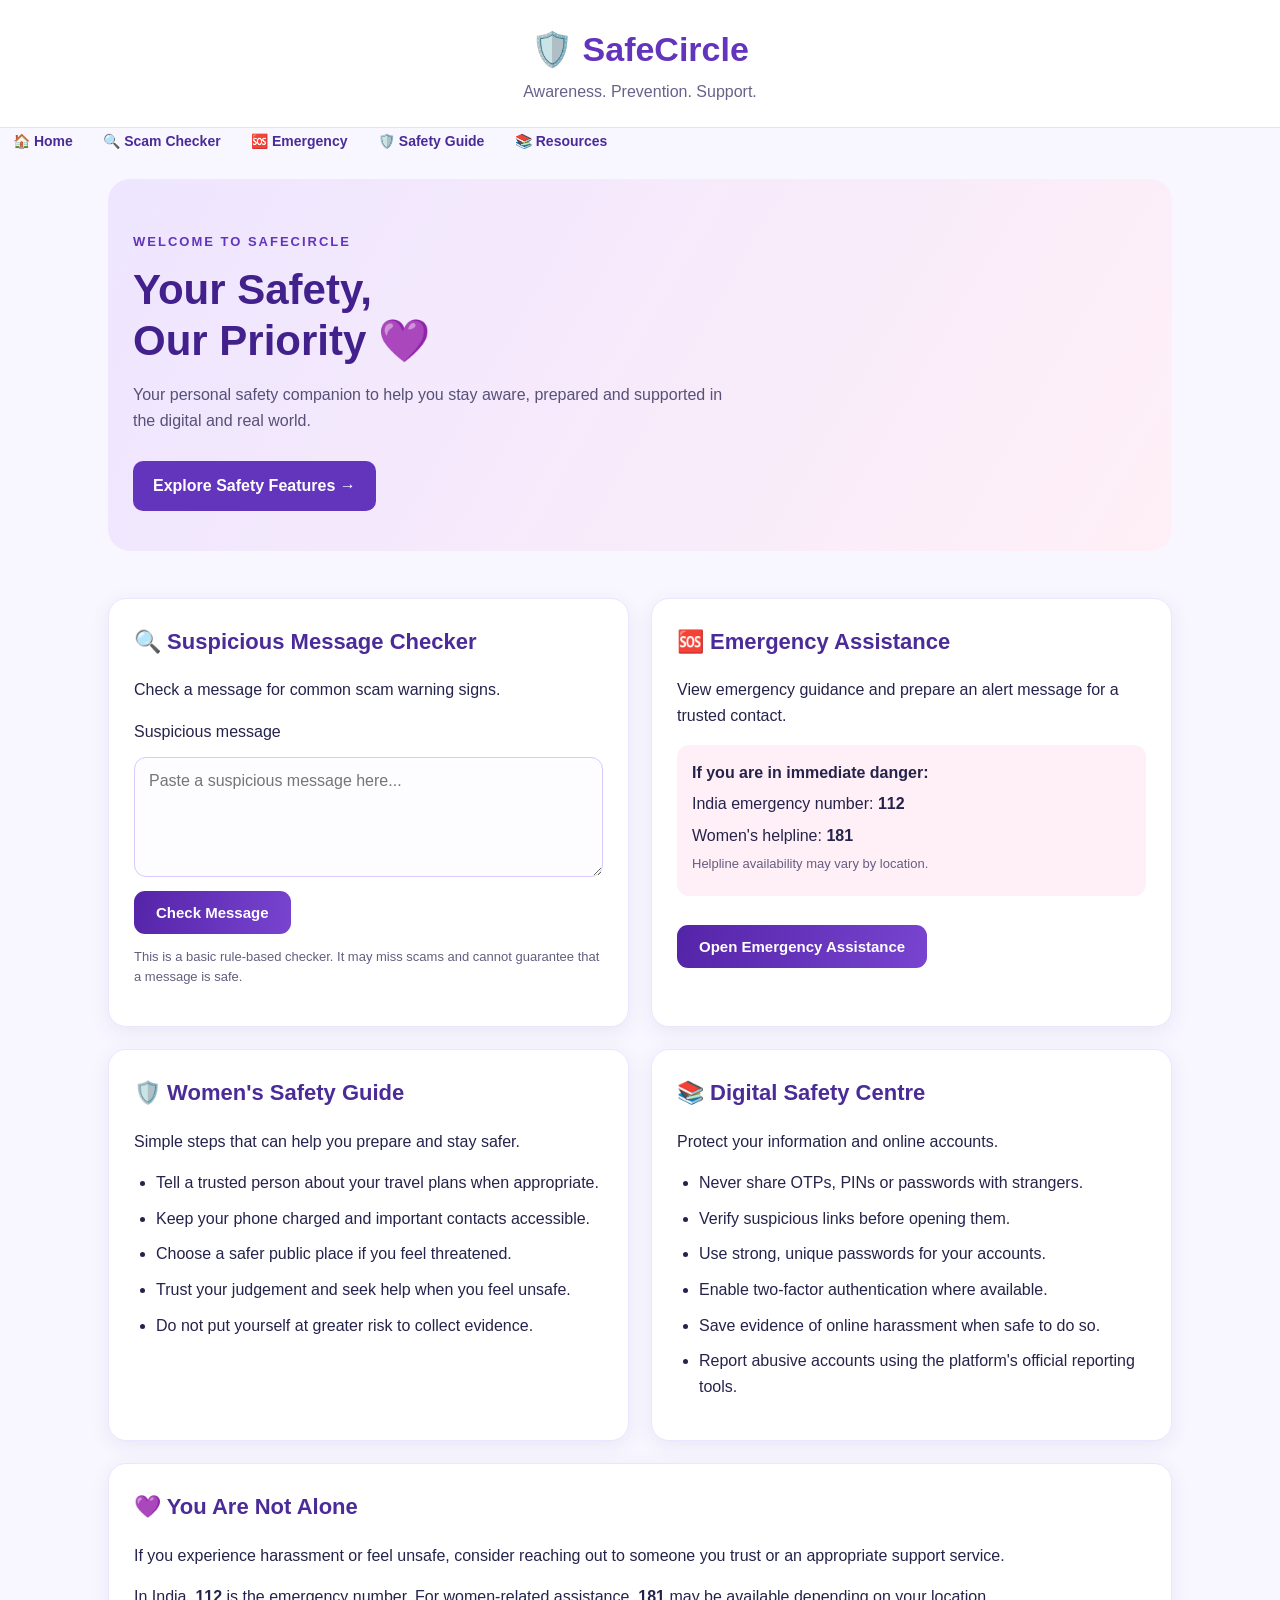
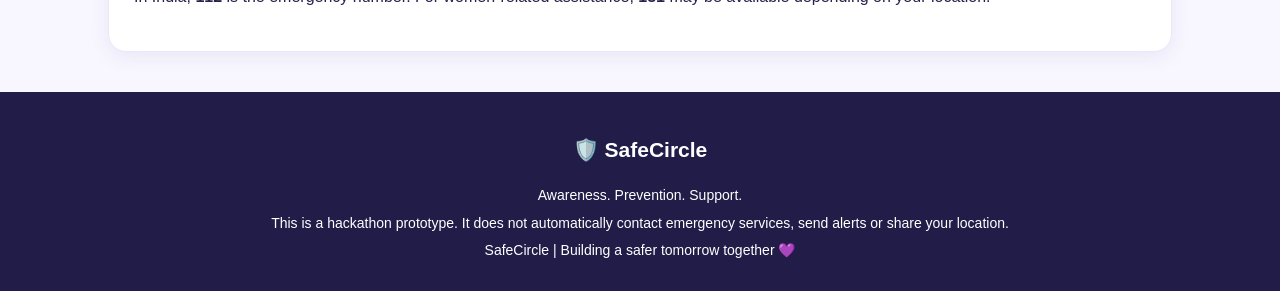
<file: index.html>
<!DOCTYPE html>
<html lang="en">
<head>
    <meta charset="UTF-8">
    <meta name="viewport" content="width=device-width, initial-scale=1.0">
    <meta name="theme-color" content="#5424a8">
    <meta name="description" content="SafeCircle provides women's digital safety awareness, scam warnings and emergency guidance.">
    <title>SafeCircle | Women's Safety</title>
    <link rel="stylesheet" href="style.css">
</head>

<body>

    <header id="home">
        <h1>🛡️ SafeCircle</h1>
        <p>Awareness. Prevention. Support.</p>
    </header>

    <nav class="navigation" aria-label="Main navigation">
        <a href="#home">🏠 Home</a>
        <a href="#checker">🔍 Scam Checker</a>
        <a href="#emergency-section">🆘 Emergency</a>
        <a href="#safety-guide">🛡️ Safety Guide</a>
        <a href="#resources">📚 Resources</a>
    </nav>

    <main>

        <section class="welcome">
            <p><strong>WELCOME TO SAFECIRCLE</strong></p>
            <h2>Your Safety,<br>Our Priority 💜</h2>
            <p>
                Your personal safety companion to help you stay aware,
                prepared and supported in the digital and real world.
            </p>
            <a class="explore-button" href="#checker">Explore Safety Features →</a>
        </section>

        <section class="card" id="checker">
            <h2>🔍 Suspicious Message Checker</h2>
            <p>Check a message for common scam warning signs.</p>

            <label for="message">Suspicious message</label>
            <textarea id="message"
                placeholder="Paste a suspicious message here..."></textarea>

            <button type="button" onclick="checkMessage()">Check Message</button>

            <div id="result" role="status" aria-live="polite"></div>
            <p class="note">
                This is a basic rule-based checker. It may miss scams
                and cannot guarantee that a message is safe.
            </p>
        </section>

        <section class="card" id="emergency-section">
            <h2>🆘 Emergency Assistance</h2>
            <p>
                View emergency guidance and prepare an alert message
                for a trusted contact.
            </p>

            <div class="emergency-info">
                <strong>If you are in immediate danger:</strong>
                <p>India emergency number: <strong>112</strong></p>
                <p>Women's helpline: <strong>181</strong></p>
                <p class="note">Helpline availability may vary by location.</p>
            </div>

            <button type="button" onclick="showEmergency()">
                Open Emergency Assistance
            </button>

            <div id="emergency" role="status" aria-live="polite"></div>
        </section>

        <section class="card" id="safety-guide">
            <h2>🛡️ Women's Safety Guide</h2>
            <p>Simple steps that can help you prepare and stay safer.</p>

            <ul>
                <li>Tell a trusted person about your travel plans when appropriate.</li>
                <li>Keep your phone charged and important contacts accessible.</li>
                <li>Choose a safer public place if you feel threatened.</li>
                <li>Trust your judgement and seek help when you feel unsafe.</li>
                <li>Do not put yourself at greater risk to collect evidence.</li>
            </ul>
        </section>

        <section class="card" id="resources">
            <h2>📚 Digital Safety Centre</h2>
            <p>Protect your information and online accounts.</p>

            <ul>
                <li>Never share OTPs, PINs or passwords with strangers.</li>
                <li>Verify suspicious links before opening them.</li>
                <li>Use strong, unique passwords for your accounts.</li>
                <li>Enable two-factor authentication where available.</li>
                <li>Save evidence of online harassment when safe to do so.</li>
                <li>Report abusive accounts using the platform's official reporting tools.</li>
            </ul>
        </section>

        <section class="card" id="trusted-support">
            <h2>💜 You Are Not Alone</h2>
            <p>
                If you experience harassment or feel unsafe, consider
                reaching out to someone you trust or an appropriate
                support service.
            </p>
            <p>
                In India, <strong>112</strong> is the emergency number.
                For women-related assistance, <strong>181</strong>
                may be available depending on your location.
            </p>
        </section>

    </main>

    <footer>
        <h2>🛡️ SafeCircle</h2>
        <p>Awareness. Prevention. Support.</p>
        <p>
            This is a hackathon prototype. It does not automatically
            contact emergency services, send alerts or share your location.
        </p>
        <p>SafeCircle | Building a safer tomorrow together 💜</p>
    </footer>

    <script src="script.js"></script>

</body>
</html>
</file>
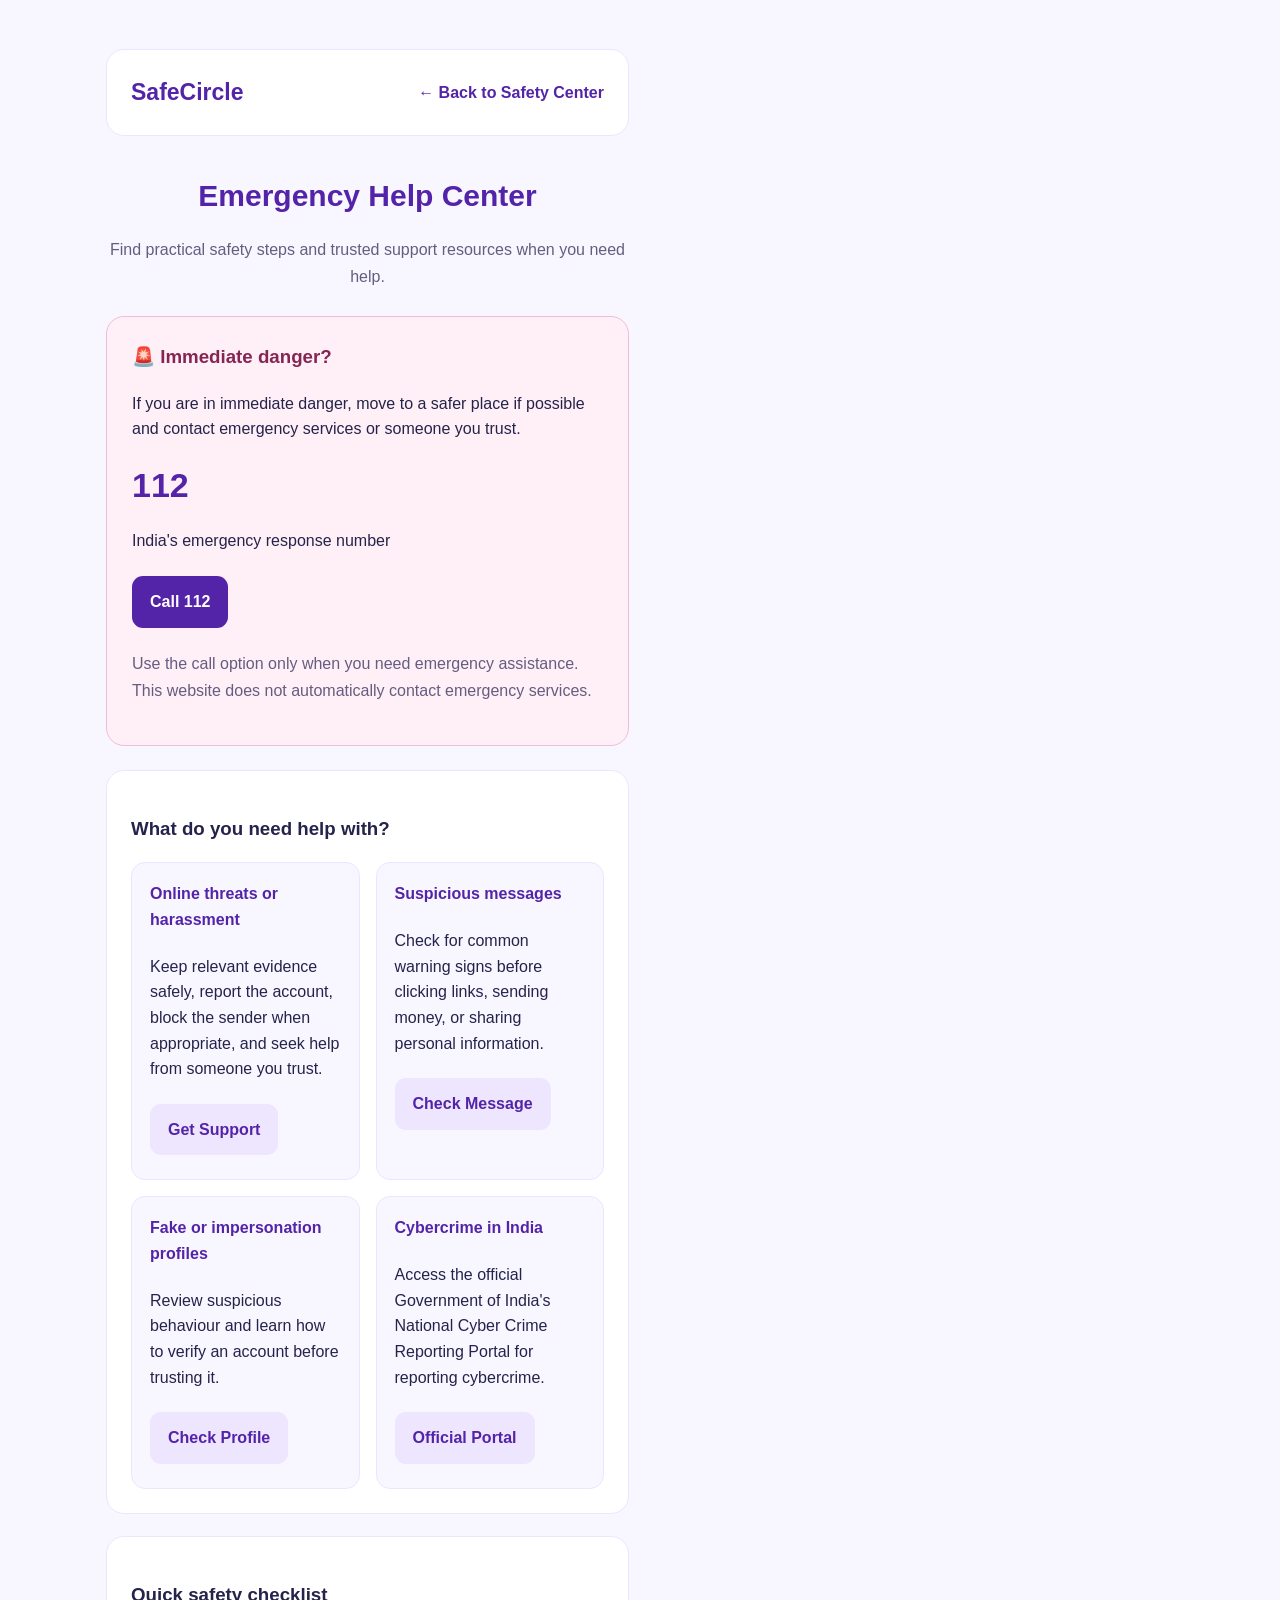
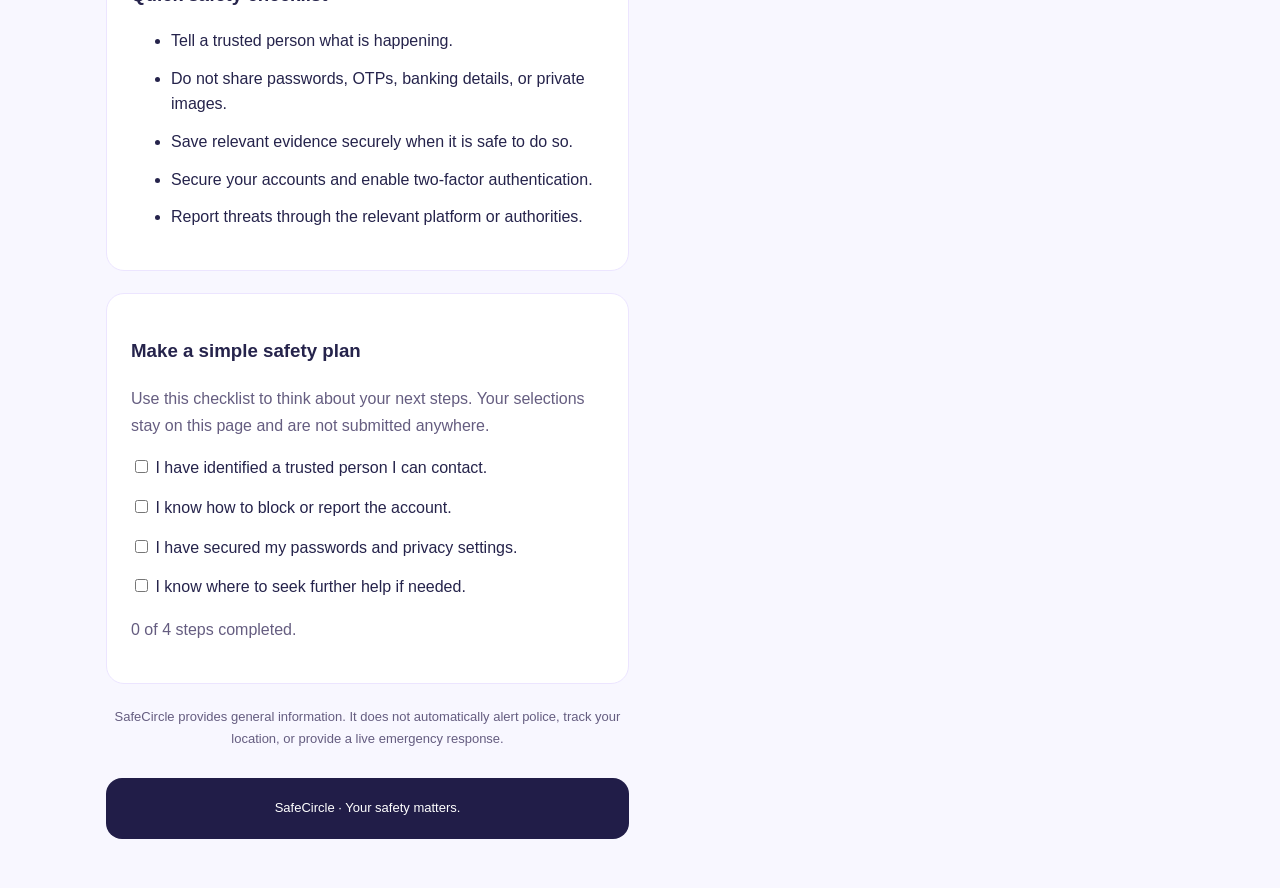
<file: emergency-help.html>
<!DOCTYPE html>
<html lang="en">
<head>
  <meta charset="UTF-8">
  <meta name="viewport" content="width=device-width, initial-scale=1.0">
  <title>Emergency Help Center | SafeCircle</title>
  <link rel="stylesheet" href="style.css">

  <style>
    .ehc-page {
      font-family: "Segoe UI", Arial, sans-serif;
      background: #F8F7FF;
      color: #25234B;
      min-height: 100vh;
      padding: 24px 16px;
      box-sizing: border-box;
    }

    .ehc-container {
      max-width: 900px;
      margin: auto;
    }

    .ehc-topbar, .ehc-card {
      background: #FFFFFF;
      border: 1px solid #ECE5FF;
      border-radius: 18px;
      padding: 24px;
      margin-bottom: 22px;
    }

    .ehc-topbar {
      display: flex;
      justify-content: space-between;
      align-items: center;
      flex-wrap: wrap;
      gap: 12px;
    }

    .ehc-logo {
      color: #5424A8;
      font-size: 23px;
      font-weight: 800;
      margin: 0;
    }

    .ehc-back {
      color: #5424A8;
      text-decoration: none;
      font-weight: 600;
    }

    .ehc-heading {
      text-align: center;
      margin: 36px 0 26px;
    }

    .ehc-heading h2 {
      color: #5424A8;
      font-size: 30px;
      margin-bottom: 10px;
    }

    .ehc-heading p, .ehc-muted {
      color: #655D80;
      line-height: 1.7;
    }

    .ehc-emergency {
      background: #FFF0F7;
      border: 1px solid #F1BCD8;
      border-radius: 18px;
      padding: 25px;
      margin-bottom: 24px;
    }

    .ehc-emergency h3 {
      color: #852552;
      margin-top: 0;
    }

    .ehc-number {
      font-size: 34px;
      font-weight: 800;
      color: #5424A8;
      margin: 8px 0;
    }

    .ehc-button {
      display: inline-block;
      background: #5424A8;
      color: #FFFFFF;
      border: none;
      border-radius: 11px;
      padding: 13px 18px;
      font: inherit;
      font-weight: 700;
      text-decoration: none;
      cursor: pointer;
      margin: 6px 5px 6px 0;
    }

    .ehc-button:hover {
      background: #7844D0;
    }

    .ehc-secondary {
      background: #EEE5FF;
      color: #5424A8;
    }

    .ehc-secondary:hover {
      background: #E0D2FF;
    }

    .ehc-help-grid {
      display: grid;
      grid-template-columns: 1fr 1fr;
      gap: 16px;
    }

    .ehc-help-item {
      background: #F8F7FF;
      border: 1px solid #ECE5FF;
      border-radius: 14px;
      padding: 18px;
      line-height: 1.6;
    }

    .ehc-help-item h4 {
      color: #5424A8;
      margin-top: 0;
    }

    .ehc-list li {
      margin-bottom: 12px;
      line-height: 1.6;
    }

    .ehc-footer {
      background: #211D48;
      color: #FFFFFF;
      text-align: center;
      padding: 20px;
      border-radius: 16px;
      margin-top: 28px;
      font-size: 13px;
    }

    @media (max-width: 600px) {
      .ehc-heading h2 {
        font-size: 25px;
      }

      .ehc-card, .ehc-topbar {
        padding: 19px;
      }

      .ehc-help-grid {
        grid-template-columns: 1fr;
      }
    }
  </style>
</head>

<body>
  <main class="ehc-page">
    <div class="ehc-container">

      <div class="ehc-topbar">
        <h1 class="ehc-logo">SafeCircle</h1>
        <a class="ehc-back" href="safety-center.html">← Back to Safety Center</a>
      </div>

      <section class="ehc-heading">
        <h2>Emergency Help Center</h2>
        <p>Find practical safety steps and trusted support resources when you need help.</p>
      </section>

      <section class="ehc-emergency">
        <h3>🚨 Immediate danger?</h3>
        <p>If you are in immediate danger, move to a safer place if possible and contact emergency services or someone you trust.</p>
        <div class="ehc-number">112</div>
        <p>India's emergency response number</p>
        <a class="ehc-button" href="tel:112">Call 112</a>
        <p class="ehc-muted">Use the call option only when you need emergency assistance. This website does not automatically contact emergency services.</p>
      </section>

      <section class="ehc-card">
        <h3>What do you need help with?</h3>

        <div class="ehc-help-grid">
          <div class="ehc-help-item">
            <h4>Online threats or harassment</h4>
            <p>Keep relevant evidence safely, report the account, block the sender when appropriate, and seek help from someone you trust.</p>
            <a class="ehc-button ehc-secondary" href="harassment-support.html">Get Support</a>
          </div>

          <div class="ehc-help-item">
            <h4>Suspicious messages</h4>
            <p>Check for common warning signs before clicking links, sending money, or sharing personal information.</p>
            <a class="ehc-button ehc-secondary" href="message-safety.html">Check Message</a>
          </div>

          <div class="ehc-help-item">
            <h4>Fake or impersonation profiles</h4>
            <p>Review suspicious behaviour and learn how to verify an account before trusting it.</p>
            <a class="ehc-button ehc-secondary" href="profile-safety.html">Check Profile</a>
          </div>

          <div class="ehc-help-item">
            <h4>Cybercrime in India</h4>
            <p>Access the official Government of India's National Cyber Crime Reporting Portal for reporting cybercrime.</p>
            <a class="ehc-button ehc-secondary" href="https://cybercrime.gov.in/" target="_blank" rel="noopener noreferrer">Official Portal</a>
          </div>
        </div>
      </section>

      <section class="ehc-card">
        <h3>Quick safety checklist</h3>
        <ul class="ehc-list">
          <li>Tell a trusted person what is happening.</li>
          <li>Do not share passwords, OTPs, banking details, or private images.</li>
          <li>Save relevant evidence securely when it is safe to do so.</li>
          <li>Secure your accounts and enable two-factor authentication.</li>
          <li>Report threats through the relevant platform or authorities.</li>
        </ul>
      </section>

      <section class="ehc-card">
        <h3>Make a simple safety plan</h3>
        <p class="ehc-muted">Use this checklist to think about your next steps. Your selections stay on this page and are not submitted anywhere.</p>

        <label style="display:block;margin:14px 0;">
          <input type="checkbox" class="ehc-check"> I have identified a trusted person I can contact.
        </label>

        <label style="display:block;margin:14px 0;">
          <input type="checkbox" class="ehc-check"> I know how to block or report the account.
        </label>

        <label style="display:block;margin:14px 0;">
          <input type="checkbox" class="ehc-check"> I have secured my passwords and privacy settings.
        </label>

        <label style="display:block;margin:14px 0;">
          <input type="checkbox" class="ehc-check"> I know where to seek further help if needed.
        </label>

        <p id="ehc-progress" class="ehc-muted" role="status" aria-live="polite">0 of 4 steps completed.</p>
      </section>

      <p class="ehc-muted" style="text-align:center;font-size:13px;">
        SafeCircle provides general information. It does not automatically alert police,
        track your location, or provide a live emergency response.
      </p>

      <footer class="ehc-footer">
        SafeCircle · Your safety matters.
      </footer>

    </div>
  </main>

  <script>
    const ehcChecks = document.querySelectorAll(".ehc-check");
    const ehcProgress = document.getElementById("ehc-progress");

    function updateProgress() {
      const completed = Array.from(ehcChecks).filter(function (check) {
        return check.checked;
      }).length;

      ehcProgress.textContent = completed + " of 4 steps completed.";
    }

    ehcChecks.forEach(function (check) {
      check.addEventListener("change", updateProgress);
    });
  </script>
</body>
</html>
</file>
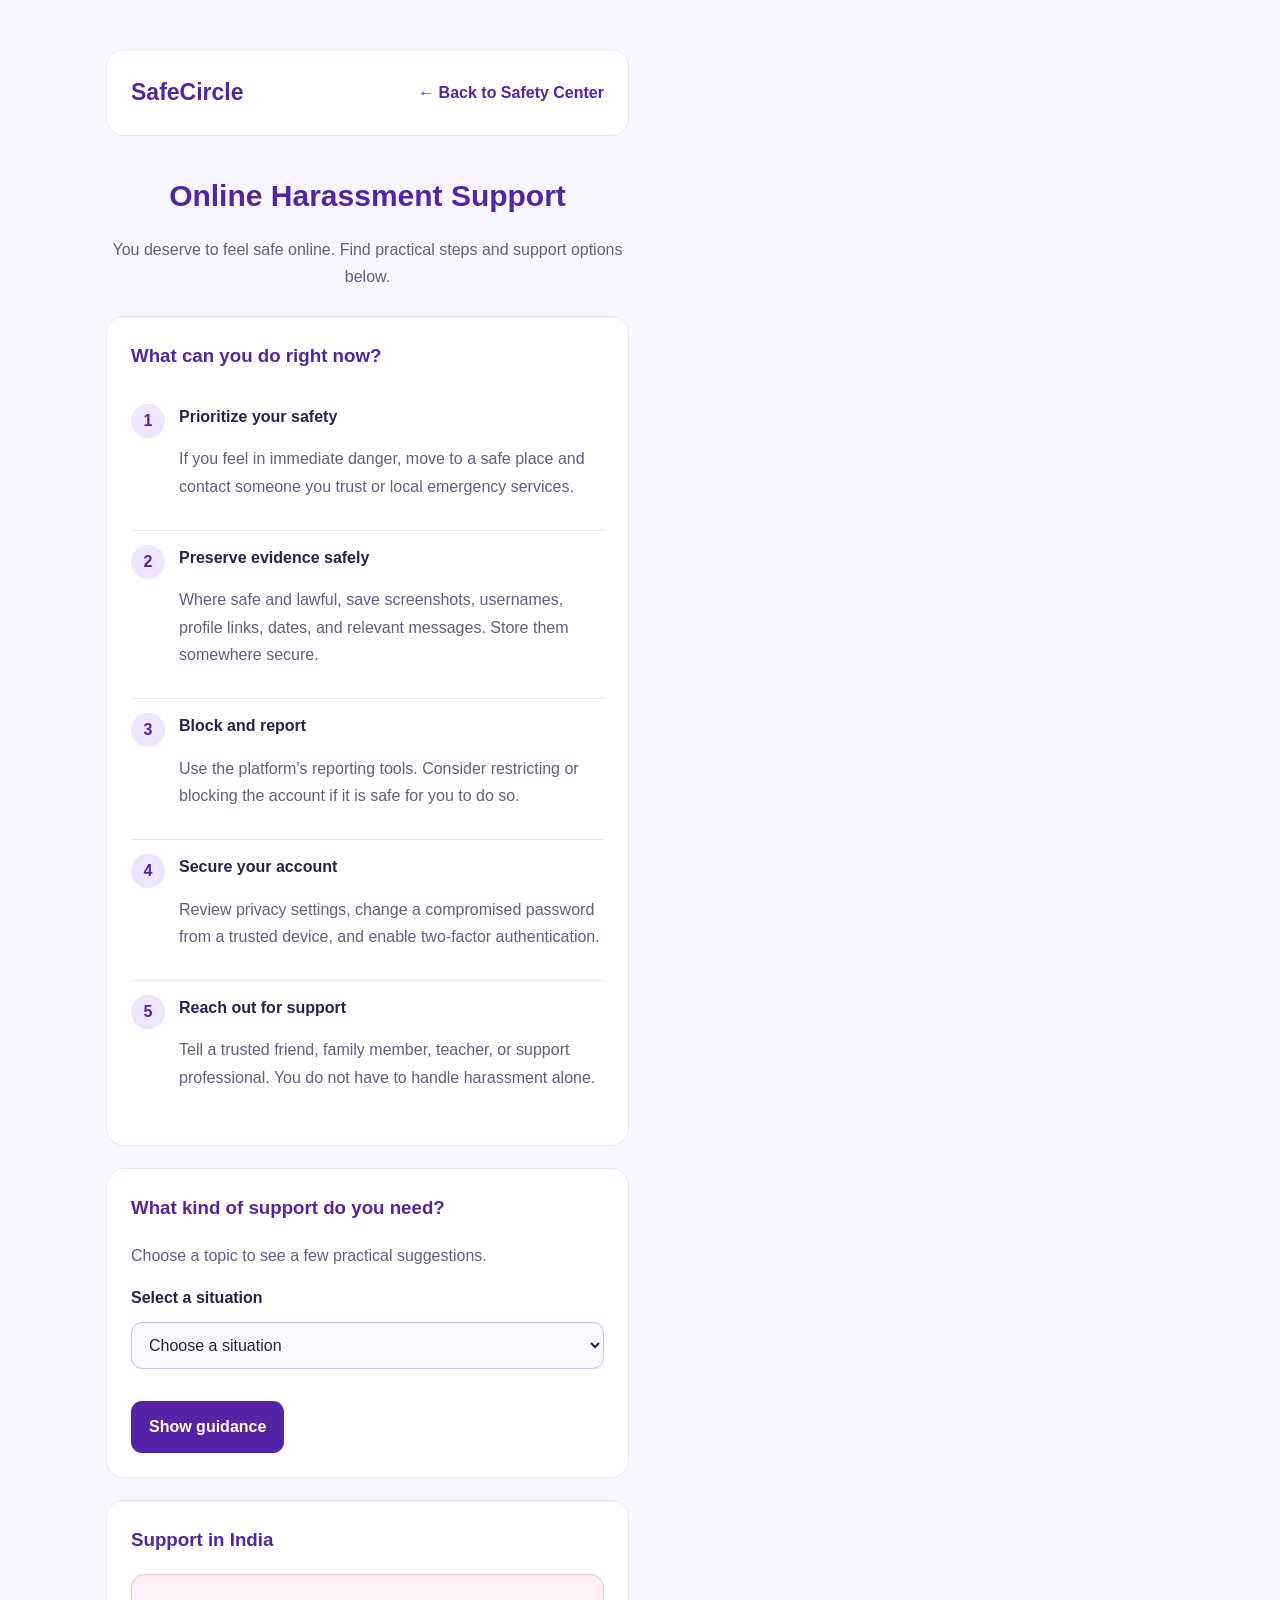
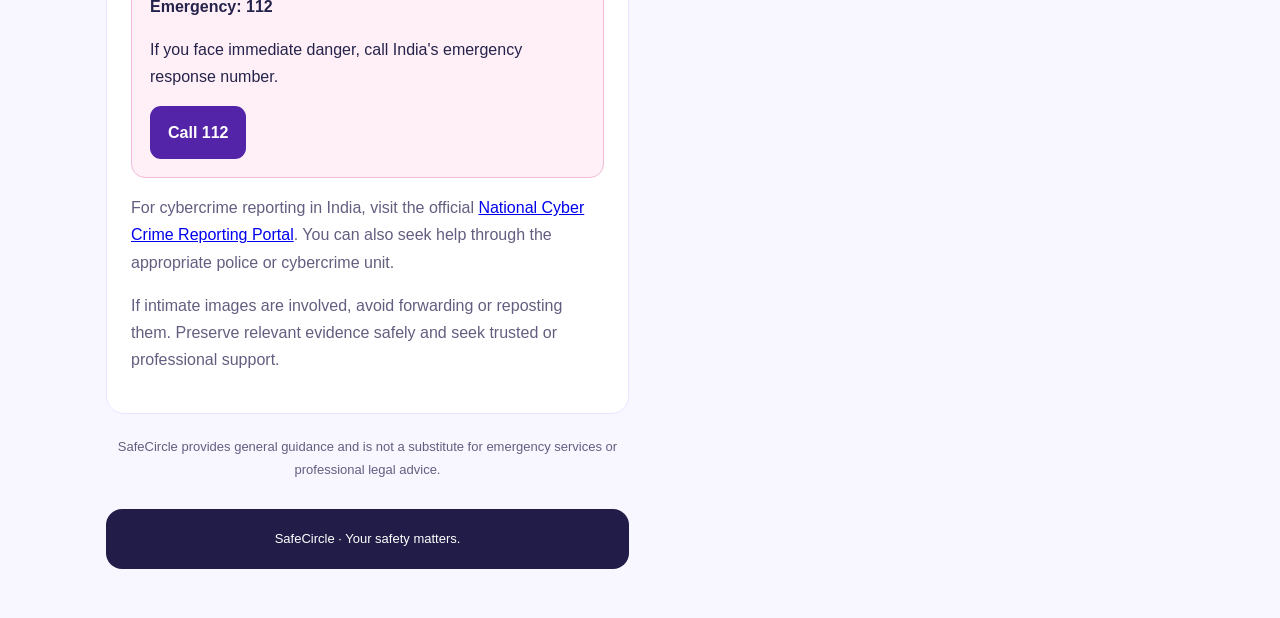
<file: harassment-support.html>
<!DOCTYPE html>
<html lang="en">
<head>
  <meta charset="UTF-8">
  <meta name="viewport" content="width=device-width, initial-scale=1.0">
  <title>Online Harassment Support | SafeCircle</title>
  <link rel="stylesheet" href="style.css">

  <style>
    .ohs-page {
      font-family: "Segoe UI", Arial, sans-serif;
      background: #F8F7FF;
      color: #25234B;
      min-height: 100vh;
      padding: 24px 16px;
      box-sizing: border-box;
    }

    .ohs-container {
      max-width: 900px;
      margin: auto;
    }

    .ohs-topbar, .ohs-card {
      background: #FFFFFF;
      border: 1px solid #ECE5FF;
      border-radius: 18px;
      padding: 24px;
      margin-bottom: 22px;
    }

    .ohs-topbar {
      display: flex;
      justify-content: space-between;
      align-items: center;
      flex-wrap: wrap;
      gap: 12px;
    }

    .ohs-logo {
      color: #5424A8;
      font-size: 23px;
      font-weight: 800;
      margin: 0;
    }

    .ohs-back {
      color: #5424A8;
      text-decoration: none;
      font-weight: 600;
    }

    .ohs-heading {
      text-align: center;
      margin: 36px 0 26px;
    }

    .ohs-heading h2 {
      color: #5424A8;
      font-size: 30px;
      margin-bottom: 10px;
    }

    .ohs-heading p, .ohs-muted {
      color: #655D80;
      line-height: 1.7;
    }

    .ohs-card h3 {
      color: #5424A8;
      margin-top: 0;
    }

    .ohs-step {
      display: flex;
      gap: 14px;
      align-items: flex-start;
      padding: 14px 0;
      border-bottom: 1px solid #ECE5FF;
      line-height: 1.6;
    }

    .ohs-step:last-child {
      border-bottom: none;
    }

    .ohs-number {
      background: #EEE5FF;
      color: #5424A8;
      min-width: 34px;
      height: 34px;
      display: flex;
      justify-content: center;
      align-items: center;
      border-radius: 50%;
      font-weight: 800;
    }

    .ohs-button {
      display: inline-block;
      background: #5424A8;
      color: #FFFFFF;
      border: none;
      border-radius: 11px;
      padding: 13px 18px;
      font: inherit;
      font-weight: 700;
      text-decoration: none;
      cursor: pointer;
    }

    .ohs-button:hover {
      background: #7844D0;
    }

    .ohs-secondary {
      background: #EEE5FF;
      color: #5424A8;
    }

    .ohs-secondary:hover {
      background: #E0D2FF;
    }

    .ohs-alert {
      background: #FFF0F7;
      border: 1px solid #F1BCD8;
      border-radius: 14px;
      padding: 18px;
      line-height: 1.7;
    }

    .ohs-footer {
      background: #211D48;
      color: #FFFFFF;
      text-align: center;
      padding: 20px;
      border-radius: 16px;
      margin-top: 28px;
      font-size: 13px;
    }

    @media (max-width: 600px) {
      .ohs-heading h2 {
        font-size: 25px;
      }

      .ohs-card, .ohs-topbar {
        padding: 19px;
      }
    }
  </style>
</head>

<body>
  <main class="ohs-page">
    <div class="ohs-container">

      <div class="ohs-topbar">
        <h1 class="ohs-logo">SafeCircle</h1>
        <a class="ohs-back" href="safety-center.html">← Back to Safety Center</a>
      </div>

      <section class="ohs-heading">
        <h2>Online Harassment Support</h2>
        <p>You deserve to feel safe online. Find practical steps and support options below.</p>
      </section>

      <section class="ohs-card">
        <h3>What can you do right now?</h3>

        <div class="ohs-step">
          <span class="ohs-number">1</span>
          <div>
            <strong>Prioritize your safety</strong>
            <p class="ohs-muted">If you feel in immediate danger, move to a safe place and contact someone you trust or local emergency services.</p>
          </div>
        </div>

        <div class="ohs-step">
          <span class="ohs-number">2</span>
          <div>
            <strong>Preserve evidence safely</strong>
            <p class="ohs-muted">Where safe and lawful, save screenshots, usernames, profile links, dates, and relevant messages. Store them somewhere secure.</p>
          </div>
        </div>

        <div class="ohs-step">
          <span class="ohs-number">3</span>
          <div>
            <strong>Block and report</strong>
            <p class="ohs-muted">Use the platform's reporting tools. Consider restricting or blocking the account if it is safe for you to do so.</p>
          </div>
        </div>

        <div class="ohs-step">
          <span class="ohs-number">4</span>
          <div>
            <strong>Secure your account</strong>
            <p class="ohs-muted">Review privacy settings, change a compromised password from a trusted device, and enable two-factor authentication.</p>
          </div>
        </div>

        <div class="ohs-step">
          <span class="ohs-number">5</span>
          <div>
            <strong>Reach out for support</strong>
            <p class="ohs-muted">Tell a trusted friend, family member, teacher, or support professional. You do not have to handle harassment alone.</p>
          </div>
        </div>
      </section>

      <section class="ohs-card">
        <h3>What kind of support do you need?</h3>
        <p class="ohs-muted">Choose a topic to see a few practical suggestions.</p>

        <label for="ohs-topic"><strong>Select a situation</strong></label>
        <select id="ohs-topic" style="width:100%;padding:13px;margin:12px 0 18px;border:1px solid #CEC0F4;border-radius:11px;background:#FAF8FF;color:#25234B;font:inherit;">
          <option value="">Choose a situation</option>
          <option value="messages">Abusive or threatening messages</option>
          <option value="blackmail">Blackmail or threats to share private images</option>
          <option value="impersonation">Fake account or impersonation</option>
          <option value="privacy">Privacy or account security concerns</option>
        </select>

        <button class="ohs-button" id="ohs-show" type="button">Show guidance</button>

        <div id="ohs-guidance" class="ohs-alert" style="display:none;margin-top:18px;" role="status" aria-live="polite"></div>
      </section>

      <section class="ohs-card">
        <h3>Support in India</h3>

        <div class="ohs-alert">
          <strong>Emergency: 112</strong>
          <p>If you face immediate danger, call India's emergency response number.</p>
          <a class="ohs-button" href="tel:112">Call 112</a>
        </div>

        <p class="ohs-muted">
          For cybercrime reporting in India, visit the official
          <a href="https://cybercrime.gov.in/" target="_blank" rel="noopener noreferrer">National Cyber Crime Reporting Portal</a>.
          You can also seek help through the appropriate police or cybercrime unit.
        </p>

        <p class="ohs-muted">
          If intimate images are involved, avoid forwarding or reposting them.
          Preserve relevant evidence safely and seek trusted or professional support.
        </p>
      </section>

      <p class="ohs-muted" style="text-align:center;font-size:13px;">
        SafeCircle provides general guidance and is not a substitute for emergency services or professional legal advice.
      </p>

      <footer class="ohs-footer">
        SafeCircle · Your safety matters.
      </footer>

    </div>
  </main>

  <script>
    const ohsShow = document.getElementById("ohs-show");
    const ohsTopic = document.getElementById("ohs-topic");
    const ohsGuidance = document.getElementById("ohs-guidance");

    const guidance = {
      messages: {
        title: "Abusive or threatening messages",
        text: "Avoid escalating the conversation. Save relevant evidence if safe, report the account, block or restrict the sender, and tell someone you trust. If a threat seems immediate or credible, contact emergency services."
      },
      blackmail: {
        title: "Blackmail or threats involving private images",
        text: "You are not to blame. Do not send more images or money because of threats. Preserve relevant evidence safely, avoid forwarding intimate images, report the account, and seek help from a trusted person or the official cybercrime reporting portal. If you are in immediate danger, call 112."
      },
      impersonation: {
        title: "Fake account or impersonation",
        text: "Save the profile link and relevant screenshots where safe. Report the account to the platform for impersonation. Warn affected contacts through a trusted channel and secure your own accounts."
      },
      privacy: {
        title: "Privacy or account security",
        text: "Use a trusted device to change your password if you suspect compromise. Enable two-factor authentication, review logged-in devices and recovery details, and tighten privacy settings. Never share an OTP or password."
      }
    };

    ohsShow.addEventListener("click", function () {
      const selected = guidance[ohsTopic.value];

      if (!selected) {
        ohsGuidance.style.display = "block";
        ohsGuidance.textContent = "Please select a situation first.";
        return;
      }

      ohsGuidance.replaceChildren();

      const heading = document.createElement("h4");
      heading.textContent = selected.title;

      const paragraph = document.createElement("p");
      paragraph.textContent = selected.text;

      ohsGuidance.append(heading, paragraph);
      ohsGuidance.style.display = "block";
    });
  </script>
</body>
</html>
</file>
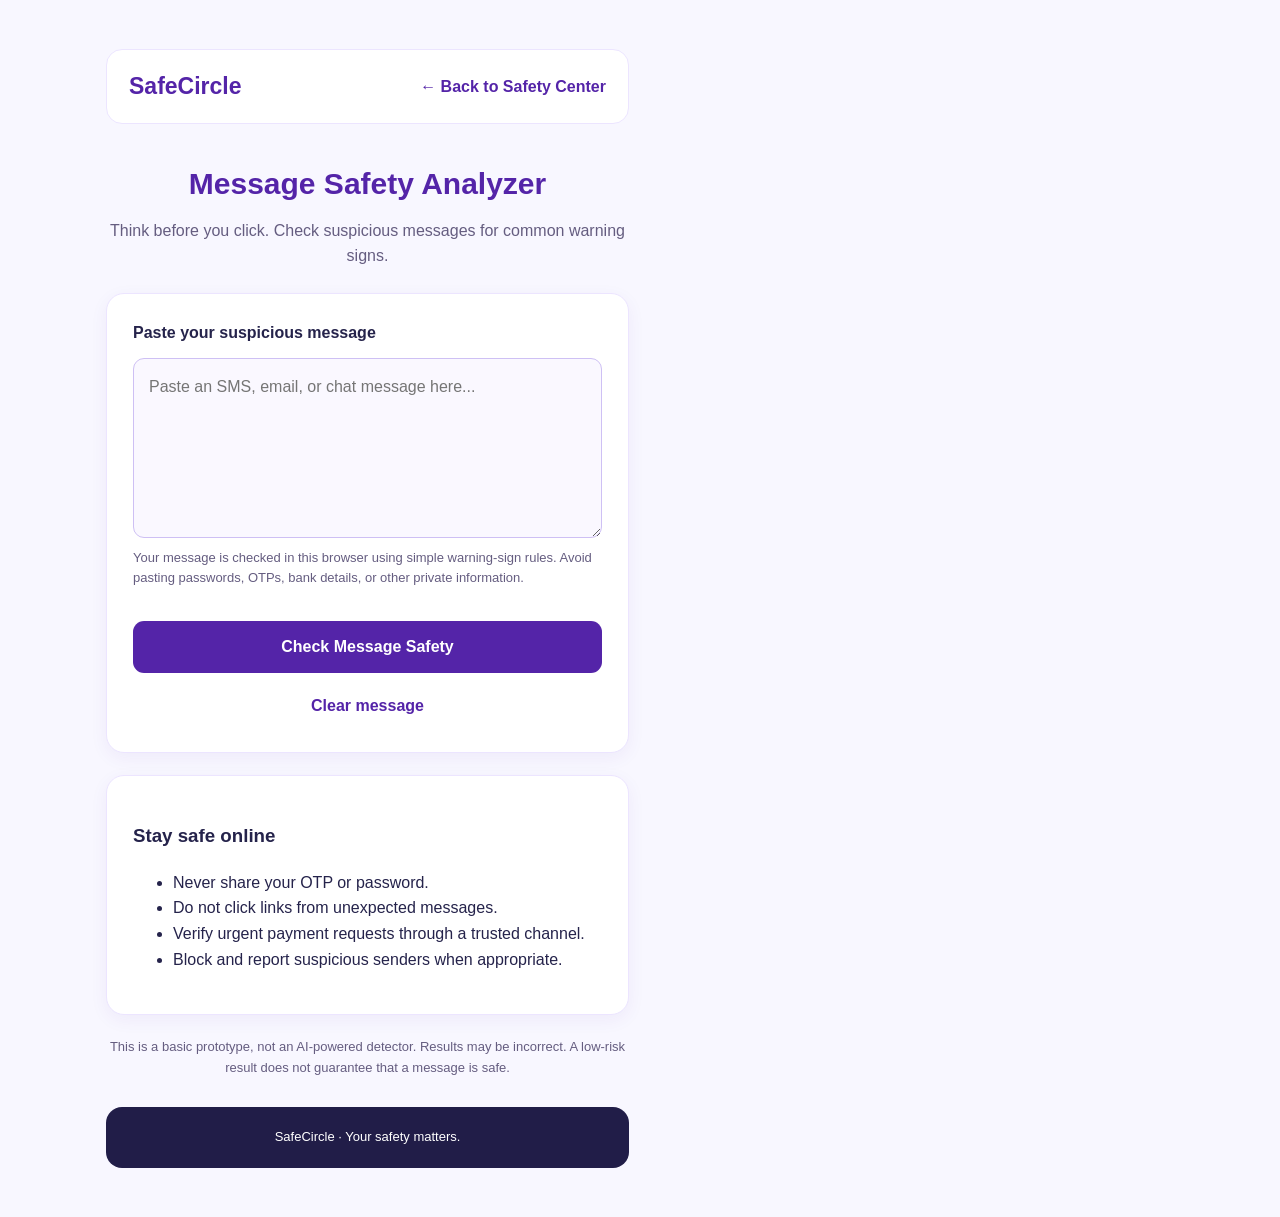
<file: message-safety.html>
<!DOCTYPE html>
<html lang="en">
<head>
  <meta charset="UTF-8">
  <meta name="viewport" content="width=device-width, initial-scale=1.0">
  <title>Message Safety Analyzer | SafeCircle</title>
  <link rel="stylesheet" href="style.css">

  <style>
    .msa-page {
      font-family: "Segoe UI", Arial, sans-serif;
      background: #F8F7FF;
      color: #25234B;
      min-height: 100vh;
      padding: 24px 16px;
      box-sizing: border-box;
    }

    .msa-container {
      max-width: 850px;
      margin: 0 auto;
    }

    .msa-topbar {
      background: #FFFFFF;
      border: 1px solid #ECE5FF;
      border-radius: 16px;
      padding: 18px 22px;
      display: flex;
      align-items: center;
      justify-content: space-between;
      gap: 12px;
      flex-wrap: wrap;
    }

    .msa-logo {
      color: #5424A8;
      font-size: 23px;
      font-weight: 800;
      margin: 0;
    }

    .msa-back {
      color: #5424A8;
      text-decoration: none;
      font-weight: 600;
    }

    .msa-heading {
      text-align: center;
      margin: 36px 0 24px;
    }

    .msa-heading h2 {
      font-size: 30px;
      margin: 0 0 10px;
      color: #5424A8;
    }

    .msa-heading p {
      color: #655D80;
      line-height: 1.6;
      margin: 0;
    }

    .msa-card {
      background: #FFFFFF;
      border: 1px solid #ECE5FF;
      border-radius: 18px;
      padding: 26px;
      margin-bottom: 22px;
      box-shadow: 0 5px 18px rgba(84, 36, 168, 0.06);
    }

    .msa-label {
      display: block;
      font-weight: 700;
      margin-bottom: 10px;
    }

    .msa-textarea {
      box-sizing: border-box;
      width: 100%;
      min-height: 180px;
      padding: 15px;
      border: 1px solid #CEC0F4;
      border-radius: 11px;
      background: #FAF8FF;
      color: #25234B;
      font: inherit;
      resize: vertical;
    }

    .msa-textarea:focus {
      outline: 2px solid #7844D0;
      border-color: #7844D0;
    }

    .msa-note {
      color: #655D80;
      font-size: 13px;
      line-height: 1.6;
      margin: 10px 0 18px;
    }

    .msa-button {
      background: #5424A8;
      color: #FFFFFF;
      border: none;
      border-radius: 11px;
      padding: 13px 20px;
      font: inherit;
      font-weight: 700;
      cursor: pointer;
      width: 100%;
    }

    .msa-button:hover {
      background: #7844D0;
    }

    .msa-button:focus-visible {
      outline: 3px solid #CEC0F4;
      outline-offset: 3px;
    }

    .msa-clear {
      display: block;
      margin: 12px auto 0;
      border: none;
      background: transparent;
      color: #5424A8;
      font: inherit;
      font-weight: 600;
      cursor: pointer;
      padding: 8px;
    }

    .msa-result {
      display: none;
      border-radius: 14px;
      padding: 18px;
      margin-top: 20px;
      line-height: 1.6;
      overflow-wrap: anywhere;
    }

    .msa-result h3 {
      margin: 0 0 8px;
    }

    .msa-result ul {
      padding-left: 22px;
    }

    .msa-result p {
      margin-bottom: 0;
    }

    .msa-result-low {
      display: block;
      background: #F0F8F1;
      border: 1px solid #B7DCC0;
      color: #245B35;
    }

    .msa-result-medium {
      display: block;
      background: #FFF7E8;
      border: 1px solid #F0D39A;
      color: #755016;
    }

    .msa-result-high {
      display: block;
      background: #FFF0F7;
      border: 1px solid #F1BCD8;
      color: #852552;
    }

    .msa-disclaimer {
      font-size: 13px;
      color: #655D80;
      line-height: 1.6;
      text-align: center;
      margin: 20px 0;
    }

    .msa-footer {
      background: #211D48;
      color: #FFFFFF;
      text-align: center;
      padding: 20px;
      border-radius: 16px;
      margin-top: 28px;
      font-size: 13px;
    }

    @media (max-width: 600px) {
      .msa-heading h2 {
        font-size: 25px;
      }

      .msa-card {
        padding: 19px;
      }
    }
  </style>
</head>

<body>
  <main class="msa-page">
    <div class="msa-container">

      <div class="msa-topbar">
        <h1 class="msa-logo">SafeCircle</h1>
        <a class="msa-back" href="safety-center.html">← Back to Safety Center</a>
      </div>

      <section class="msa-heading">
        <h2>Message Safety Analyzer</h2>
        <p>Think before you click. Check suspicious messages for common warning signs.</p>
      </section>

      <section class="msa-card">
        <label class="msa-label" for="msa-message">
          Paste your suspicious message
        </label>

        <textarea
          class="msa-textarea"
          id="msa-message"
          placeholder="Paste an SMS, email, or chat message here..."
          maxlength="10000"
        ></textarea>

        <p class="msa-note">
          Your message is checked in this browser using simple warning-sign rules.
          Avoid pasting passwords, OTPs, bank details, or other private information.
        </p>

        <button class="msa-button" id="msa-check" type="button">
          Check Message Safety
        </button>

        <button class="msa-clear" id="msa-clear" type="button">
          Clear message
        </button>

        <div
          class="msa-result"
          id="msa-result"
          role="status"
          aria-live="polite"
          tabindex="-1"
        ></div>
      </section>

      <section class="msa-card">
        <h3>Stay safe online</h3>
        <ul>
          <li>Never share your OTP or password.</li>
          <li>Do not click links from unexpected messages.</li>
          <li>Verify urgent payment requests through a trusted channel.</li>
          <li>Block and report suspicious senders when appropriate.</li>
        </ul>
      </section>

      <p class="msa-disclaimer">
        This is a basic prototype, not an AI-powered detector. Results may be
        incorrect. A low-risk result does not guarantee that a message is safe.
      </p>

      <footer class="msa-footer">
        SafeCircle · Your safety matters.
      </footer>

    </div>
  </main>

  <script>
    const messageInput = document.getElementById("msa-message");
    const checkButton = document.getElementById("msa-check");
    const clearButton = document.getElementById("msa-clear");
    const resultBox = document.getElementById("msa-result");

    checkButton.addEventListener("click", function () {
      const message = messageInput.value.trim();

      if (!message) {
        resultBox.className = "msa-result msa-result-medium";
        resultBox.textContent = "Please paste a message before checking.";
        resultBox.focus();
        return;
      }

      const text = message.toLowerCase();
      const warningSigns = [
        {
          pattern: /\b(otp|password|pin|cvv)\b/i,
          reason: "The message mentions sensitive security information."
        },
        {
          pattern: /\b(urgent|immediately|act now|account suspended|blocked account)\b/i,
          reason: "It uses urgent or threatening language."
        },
        {
          pattern: /\b(prize|winner|won|lottery|free gift|claim reward)\b/i,
          reason: "It may be using a prize or reward to attract attention."
        },
        {
          pattern: /\b(send money|transfer money|payment required|pay now)\b/i,
          reason: "It asks for money or payment."
        },
        {
          pattern: /\b(verify your account|confirm your details|click here|login now)\b/i,
          reason: "It asks you to verify details or take an online action."
        },
        {
          pattern: /https?:\/\/|www\./i,
          reason: "It contains a web link. Check the destination carefully before opening it."
        }
      ];

      const matchedReasons = warningSigns
        .filter(function (item) {
          return item.pattern.test(text);
        })
        .map(function (item) {
          return item.reason;
        });

      let level;
      let title;
      let advice;
      let resultClass;

      if (matchedReasons.length >= 2) {
        level = "HIGH";
        title = "High number of warning signs";
        advice = "Do not click links, send money, or share sensitive information. Verify the sender independently.";
        resultClass = "msa-result-high";
      } else if (matchedReasons.length === 1) {
        level = "CAUTION";
        title = "Some warning signs found";
        advice = "Pause and verify the message through an official website, app, or trusted contact.";
        resultClass = "msa-result-medium";
      } else {
        level = "NO COMMON WARNING SIGNS DETECTED";
        title = "No common warning signs detected";
        advice = "This does not prove the message is safe. Check the sender and context before taking action.";
        resultClass = "msa-result-low";
      }

      resultBox.className = "msa-result " + resultClass;

      const heading = document.createElement("h3");
      heading.textContent = "Result: " + level;
      resultBox.replaceChildren(heading);

      const summary = document.createElement("p");
      summary.textContent = title + ".";
      resultBox.appendChild(summary);

      if (matchedReasons.length > 0) {
        const listTitle = document.createElement("p");
        listTitle.textContent = "Warning signs:";
        resultBox.appendChild(listTitle);

        const list = document.createElement("ul");

        matchedReasons.forEach(function (reason) {
          const item = document.createElement("li");
          item.textContent = reason;
          list.appendChild(item);
        });

        resultBox.appendChild(list);
      }

      const guidance = document.createElement("p");
      guidance.textContent = "Suggested action: " + advice;
      resultBox.appendChild(guidance);

      resultBox.focus();
    });

    clearButton.addEventListener("click", function () {
      messageInput.value = "";
      resultBox.className = "msa-result";
      resultBox.replaceChildren();
      messageInput.focus();
    });
  </script>
</body>
</html>
</file>
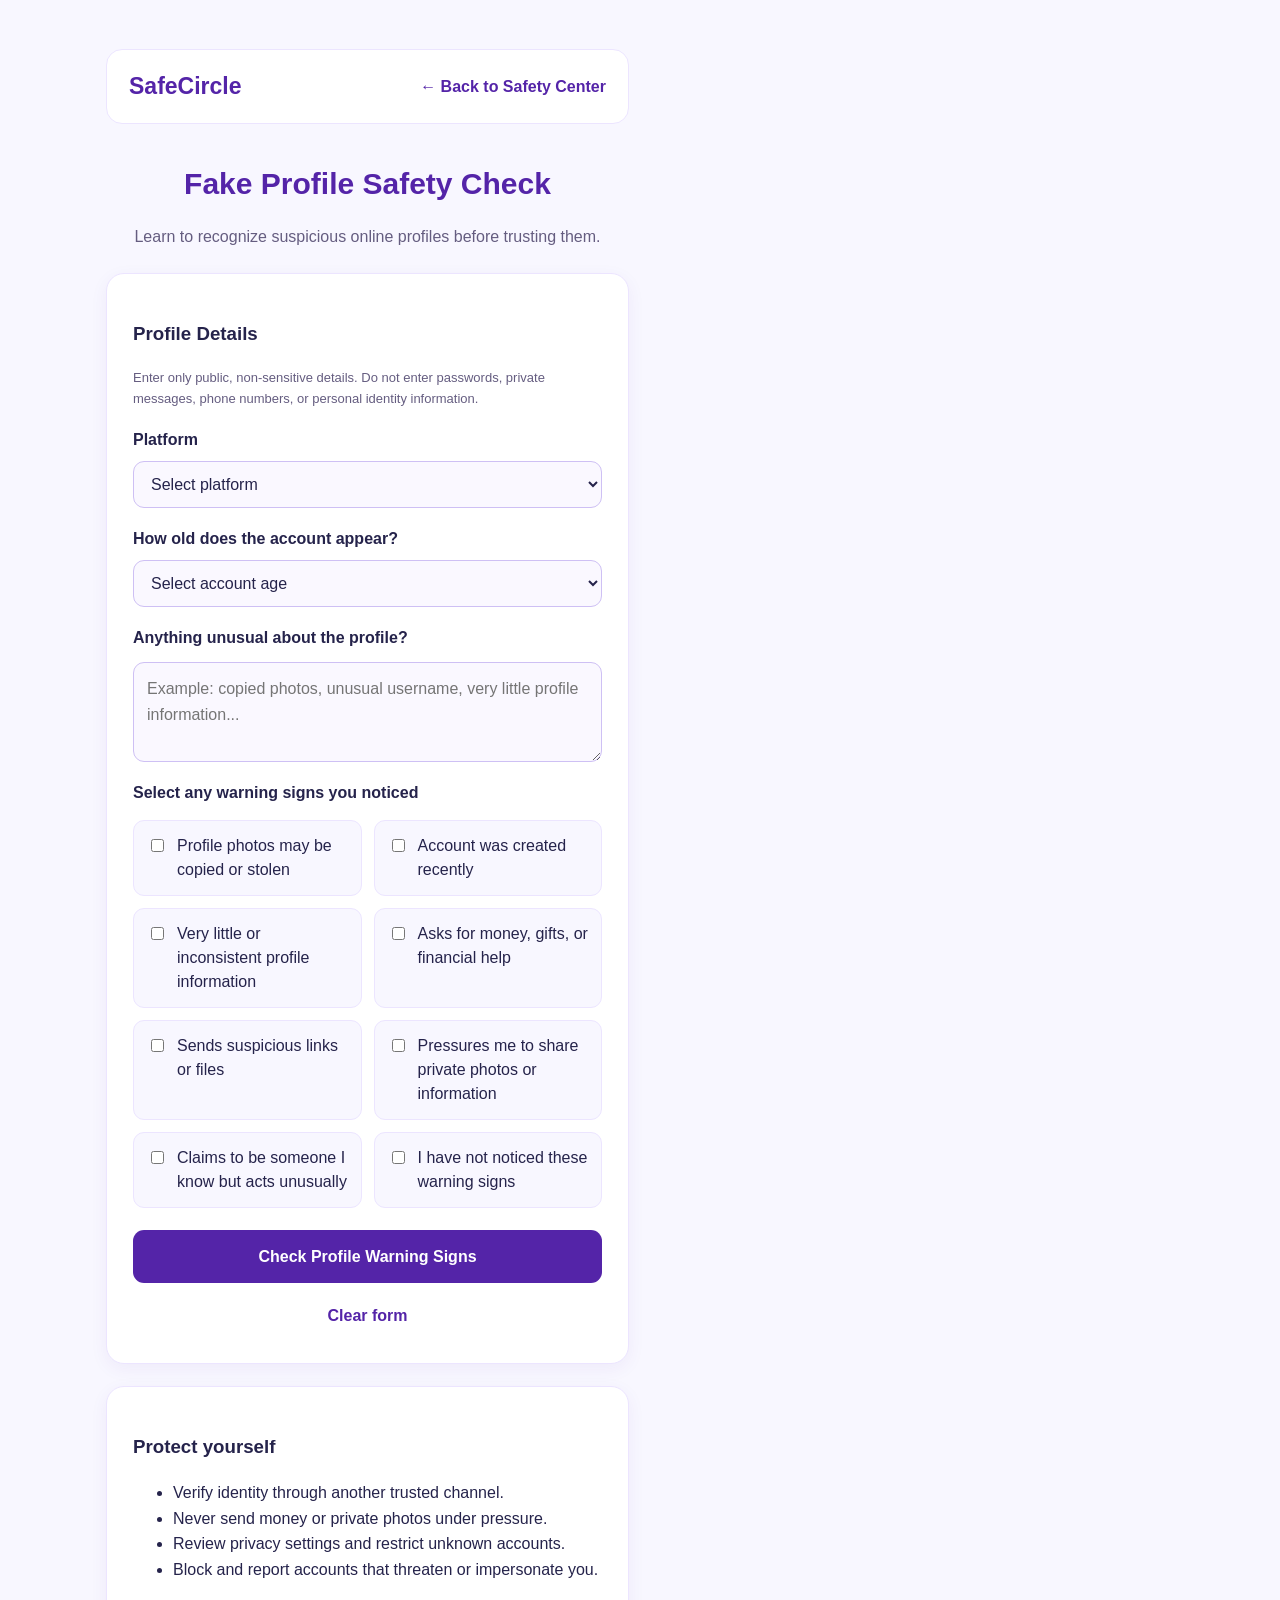
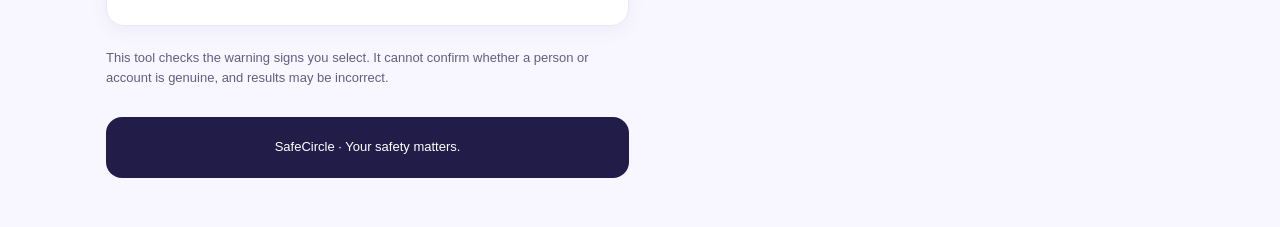
<file: profile-safety.html>
<!DOCTYPE html>
<html lang="en">
<head>
  <meta charset="UTF-8">
  <meta name="viewport" content="width=device-width, initial-scale=1.0">
  <title>Fake Profile Safety Check | SafeCircle</title>
  <link rel="stylesheet" href="style.css">

  <style>
    .psc-page {
      font-family: "Segoe UI", Arial, sans-serif;
      background: #F8F7FF;
      color: #25234B;
      min-height: 100vh;
      padding: 24px 16px;
      box-sizing: border-box;
    }

    .psc-container {
      max-width: 850px;
      margin: auto;
    }

    .psc-topbar {
      background: #FFFFFF;
      border: 1px solid #ECE5FF;
      border-radius: 16px;
      padding: 18px 22px;
      display: flex;
      justify-content: space-between;
      align-items: center;
      flex-wrap: wrap;
      gap: 12px;
    }

    .psc-logo {
      color: #5424A8;
      font-size: 23px;
      font-weight: 800;
      margin: 0;
    }

    .psc-back {
      color: #5424A8;
      text-decoration: none;
      font-weight: 600;
    }

    .psc-heading {
      text-align: center;
      margin: 36px 0 24px;
    }

    .psc-heading h2 {
      color: #5424A8;
      font-size: 30px;
      margin: 0 0 10px;
    }

    .psc-heading p {
      color: #655D80;
      line-height: 1.6;
    }

    .psc-card {
      background: #FFFFFF;
      border: 1px solid #ECE5FF;
      border-radius: 18px;
      padding: 26px;
      margin-bottom: 22px;
      box-shadow: 0 5px 18px rgba(84, 36, 168, 0.06);
    }

    .psc-label {
      display: block;
      font-weight: 700;
      margin: 18px 0 8px;
    }

    .psc-input,
    .psc-select,
    .psc-textarea {
      width: 100%;
      box-sizing: border-box;
      padding: 13px;
      border: 1px solid #CEC0F4;
      border-radius: 11px;
      background: #FAF8FF;
      color: #25234B;
      font: inherit;
    }

    .psc-textarea {
      min-height: 100px;
      resize: vertical;
    }

    .psc-input:focus,
    .psc-select:focus,
    .psc-textarea:focus {
      outline: 2px solid #7844D0;
      border-color: #7844D0;
    }

    .psc-hint {
      font-size: 13px;
      color: #655D80;
      line-height: 1.6;
    }

    .psc-checks {
      display: grid;
      grid-template-columns: 1fr 1fr;
      gap: 12px;
      margin-top: 14px;
    }

    .psc-check-item {
      display: flex;
      gap: 10px;
      align-items: flex-start;
      padding: 13px;
      background: #F8F7FF;
      border: 1px solid #ECE5FF;
      border-radius: 11px;
      line-height: 1.5;
    }

    .psc-check-item input {
      margin-top: 5px;
      accent-color: #5424A8;
      flex-shrink: 0;
    }

    .psc-button {
      width: 100%;
      padding: 14px;
      margin-top: 22px;
      background: #5424A8;
      color: white;
      border: none;
      border-radius: 11px;
      font: inherit;
      font-weight: 700;
      cursor: pointer;
    }

    .psc-button:hover {
      background: #7844D0;
    }

    .psc-clear {
      display: block;
      margin: 12px auto 0;
      padding: 8px;
      border: none;
      background: transparent;
      color: #5424A8;
      font: inherit;
      font-weight: 600;
      cursor: pointer;
    }

    .psc-result {
      display: none;
      margin-top: 20px;
      padding: 18px;
      border-radius: 14px;
      line-height: 1.6;
      overflow-wrap: anywhere;
    }

    .psc-result-low {
      display: block;
      background: #F0F8F1;
      border: 1px solid #B7DCC0;
      color: #245B35;
    }

    .psc-result-medium {
      display: block;
      background: #FFF7E8;
      border: 1px solid #F0D39A;
      color: #755016;
    }

    .psc-result-high {
      display: block;
      background: #FFF0F7;
      border: 1px solid #F1BCD8;
      color: #852552;
    }

    .psc-result h3 {
      margin-top: 0;
    }

    .psc-footer {
      background: #211D48;
      color: #FFFFFF;
      text-align: center;
      padding: 20px;
      border-radius: 16px;
      margin-top: 28px;
      font-size: 13px;
    }

    @media (max-width: 600px) {
      .psc-heading h2 {
        font-size: 25px;
      }

      .psc-card {
        padding: 19px;
      }

      .psc-checks {
        grid-template-columns: 1fr;
      }
    }
  </style>
</head>

<body>
  <main class="psc-page">
    <div class="psc-container">

      <div class="psc-topbar">
        <h1 class="psc-logo">SafeCircle</h1>
        <a class="psc-back" href="safety-center.html">← Back to Safety Center</a>
      </div>

      <section class="psc-heading">
        <h2>Fake Profile Safety Check</h2>
        <p>Learn to recognize suspicious online profiles before trusting them.</p>
      </section>

      <section class="psc-card">
        <h3>Profile Details</h3>
        <p class="psc-hint">
          Enter only public, non-sensitive details. Do not enter passwords,
          private messages, phone numbers, or personal identity information.
        </p>

        <form id="psc-form">
          <label class="psc-label" for="psc-platform">Platform</label>
          <select class="psc-select" id="psc-platform">
            <option value="">Select platform</option>
            <option>Instagram</option>
            <option>Facebook</option>
            <option>WhatsApp</option>
            <option>Telegram</option>
            <option>Other</option>
          </select>

          <label class="psc-label" for="psc-age">How old does the account appear?</label>
          <select class="psc-select" id="psc-age">
            <option value="">Select account age</option>
            <option value="new">Recently created</option>
            <option value="old">Established account</option>
            <option value="unknown">I don't know</option>
          </select>

          <label class="psc-label" for="psc-description">Anything unusual about the profile?</label>
          <textarea
            class="psc-textarea"
            id="psc-description"
            maxlength="1000"
            placeholder="Example: copied photos, unusual username, very little profile information..."
          ></textarea>

          <label class="psc-label">Select any warning signs you noticed</label>

          <div class="psc-checks">
            <label class="psc-check-item">
              <input type="checkbox" name="psc-sign" value="photos">
              <span>Profile photos may be copied or stolen</span>
            </label>

            <label class="psc-check-item">
              <input type="checkbox" name="psc-sign" value="new">
              <span>Account was created recently</span>
            </label>

            <label class="psc-check-item">
              <input type="checkbox" name="psc-sign" value="details">
              <span>Very little or inconsistent profile information</span>
            </label>

            <label class="psc-check-item">
              <input type="checkbox" name="psc-sign" value="money">
              <span>Asks for money, gifts, or financial help</span>
            </label>

            <label class="psc-check-item">
              <input type="checkbox" name="psc-sign" value="links">
              <span>Sends suspicious links or files</span>
            </label>

            <label class="psc-check-item">
              <input type="checkbox" name="psc-sign" value="pressure">
              <span>Pressures me to share private photos or information</span>
            </label>

            <label class="psc-check-item">
              <input type="checkbox" name="psc-sign" value="impersonation">
              <span>Claims to be someone I know but acts unusually</span>
            </label>

            <label class="psc-check-item">
              <input type="checkbox" name="psc-sign" value="none">
              <span>I have not noticed these warning signs</span>
            </label>
          </div>

          <button class="psc-button" type="submit">
            Check Profile Warning Signs
          </button>

          <button class="psc-clear" id="psc-clear" type="button">
            Clear form
          </button>
        </form>

        <div
          class="psc-result"
          id="psc-result"
          role="status"
          aria-live="polite"
          tabindex="-1"
        ></div>
      </section>

      <section class="psc-card">
        <h3>Protect yourself</h3>
        <ul>
          <li>Verify identity through another trusted channel.</li>
          <li>Never send money or private photos under pressure.</li>
          <li>Review privacy settings and restrict unknown accounts.</li>
          <li>Block and report accounts that threaten or impersonate you.</li>
        </ul>
      </section>

      <p class="psc-hint">
        This tool checks the warning signs you select. It cannot confirm whether
        a person or account is genuine, and results may be incorrect.
      </p>

      <footer class="psc-footer">
        SafeCircle · Your safety matters.
      </footer>

    </div>
  </main>

  <script>
    const pscForm = document.getElementById("psc-form");
    const pscResult = document.getElementById("psc-result");
    const pscClear = document.getElementById("psc-clear");

    pscForm.addEventListener("submit", function (event) {
      event.preventDefault();

      const accountAge = document.getElementById("psc-age").value;
      const signs = Array.from(
        document.querySelectorAll('input[name="psc-sign"]:checked')
      ).map(function (checkbox) {
        return checkbox.value;
      });

      const descriptions = {
        photos: "Profile photos may be copied or stolen.",
        new: "The account may be newly created.",
        details: "Profile details may be limited or inconsistent.",
        money: "The account asks for money or financial help.",
        links: "The account sends suspicious links or files.",
        pressure: "The account pressures you to share private content.",
        impersonation: "The account may be impersonating someone you know."
      };

      const selectedSigns = signs.filter(function (sign) {
        return sign !== "none";
      });

      if (signs.includes("none") && selectedSigns.length > 0) {
        pscResult.className = "psc-result psc-result-medium";
        pscResult.textContent =
          'Please uncheck "I have not noticed these warning signs" if you selected other warning signs.';
        pscResult.focus();
        return;
      }

      if (accountAge === "new" && !selectedSigns.includes("new")) {
        selectedSigns.push("new");
      }

      let level;
      let resultClass;
      let advice;

      if (
        selectedSigns.includes("money") ||
        selectedSigns.includes("links") ||
        selectedSigns.includes("pressure") ||
        selectedSigns.includes("impersonation") ||
        selectedSigns.length >= 3
      ) {
        level = "HIGH CAUTION";
        resultClass = "psc-result-high";
        advice = "Do not send money, click suspicious links, or share private information. Verify independently and block or report if needed.";
      } else if (selectedSigns.length > 0 || accountAge === "unknown") {
        level = "NEEDS CAUTION";
        resultClass = "psc-result-medium";
        advice = "Take time to verify the account through a trusted channel before interacting further.";
      } else {
        level = "FEW WARNING SIGNS REPORTED";
        resultClass = "psc-result-low";
        advice = "No warning signs were selected, but this does not prove the account is genuine. Continue to be cautious.";
      }

      pscResult.className = "psc-result " + resultClass;
      pscResult.replaceChildren();

      const heading = document.createElement("h3");
      heading.textContent = "Result: " + level;
      pscResult.appendChild(heading);

      const summary = document.createElement("p");
      summary.textContent =
        "This is a preliminary check based on the details you selected.";
      pscResult.appendChild(summary);

      if (selectedSigns.length > 0) {
        const listTitle = document.createElement("p");
        listTitle.textContent = "Warning signs reported:";
        pscResult.appendChild(listTitle);

        const list = document.createElement("ul");

        selectedSigns.forEach(function (sign) {
          const item = document.createElement("li");
          item.textContent = descriptions[sign];
          list.appendChild(item);
        });

        pscResult.appendChild(list);
      }

      const guidance = document.createElement("p");
      guidance.textContent = "Suggested action: " + advice;
      pscResult.appendChild(guidance);

      pscResult.focus();
    });

    pscClear.addEventListener("click", function () {
      pscForm.reset();
      pscResult.className = "psc-result";
      pscResult.replaceChildren();
    });
  </script>
</body>
</html>
</file>
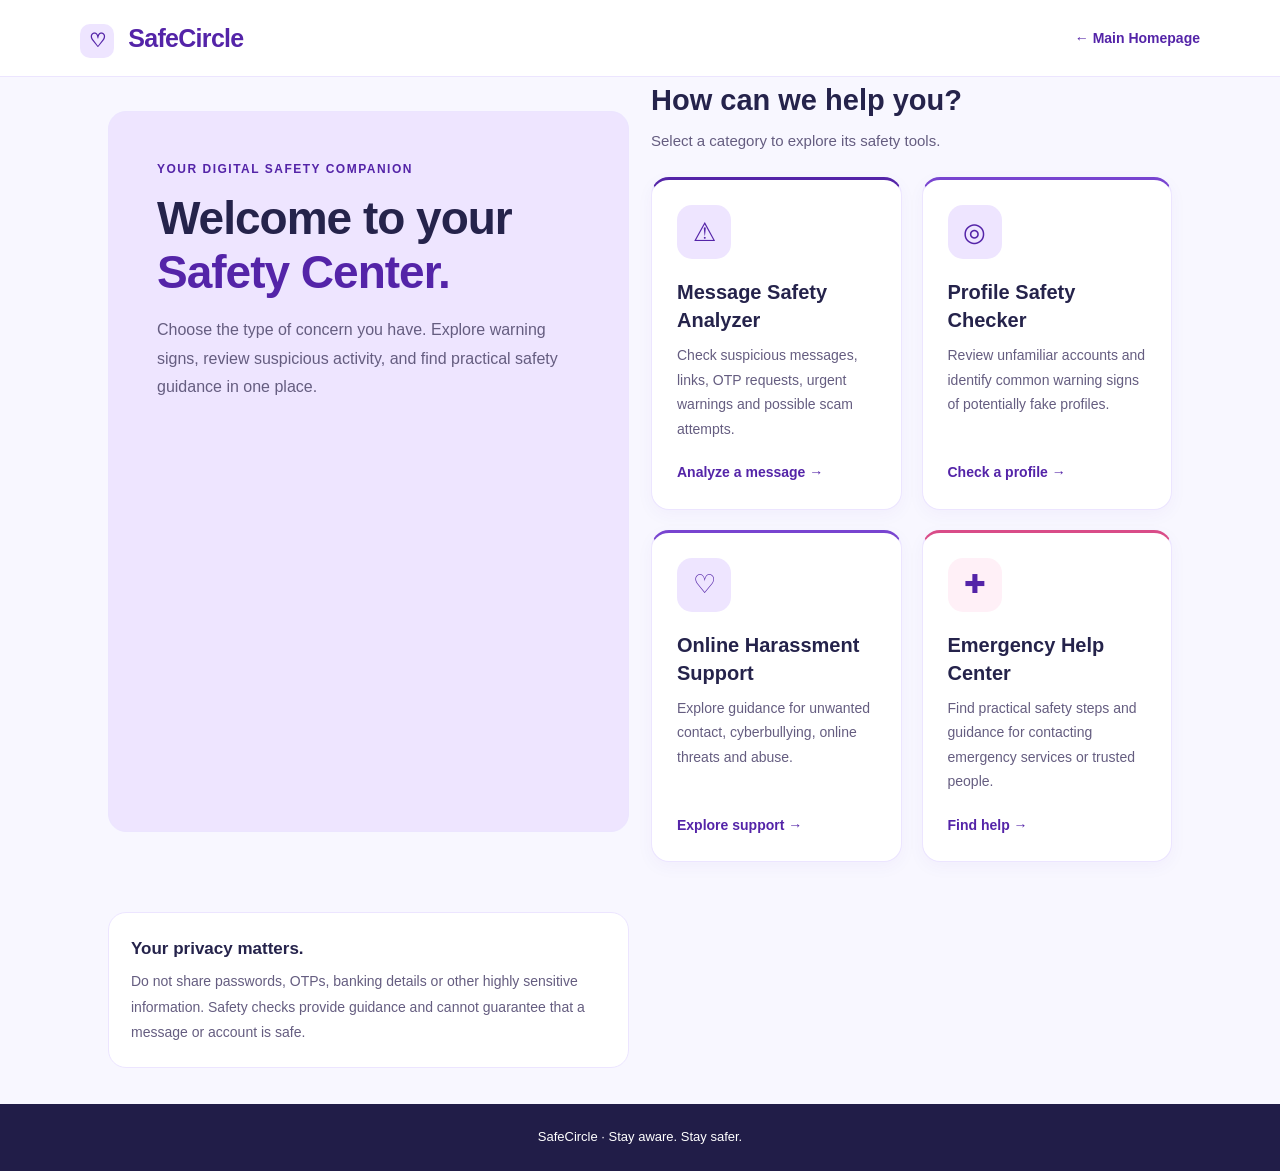
<file: safety-center.html>
<!DOCTYPE html>
<html lang="en">
<head>
    <meta charset="UTF-8">
    <meta name="viewport" content="width=device-width, initial-scale=1.0">

    <title>Safety Center | SafeCircle</title>

    <!-- Use the team's shared stylesheet -->
    <link rel="stylesheet" href="style.css">

    <style>
        /* SafeCircle Safety Center: component styles only */
        .sc-safety-center {
            font-family: "Segoe UI", Arial, sans-serif;
            color: #25234B;
            background: #F8F7FF;
            min-height: 100vh;
        }

        .sc-safety-center *,
        .sc-safety-center *::before,
        .sc-safety-center *::after {
            box-sizing: border-box;
        }

        .sc-safety-center .sc-container {
            width: min(1120px, calc(100% - 40px));
            margin: 0 auto;
        }

        .sc-safety-center .sc-topbar {
            background: #FFFFFF;
            border-bottom: 1px solid #ECE5FF;
        }

        .sc-safety-center .sc-topbar-inner {
            min-height: 76px;
            display: flex;
            align-items: center;
            justify-content: space-between;
            gap: 16px;
        }

        .sc-safety-center .sc-brand {
            color: #5424A8;
            text-decoration: none;
            font-size: 25px;
            font-weight: 800;
            letter-spacing: -0.7px;
        }

        .sc-safety-center .sc-brand-mark {
            display: inline-grid;
            place-items: center;
            width: 34px;
            height: 34px;
            margin-right: 8px;
            border-radius: 10px;
            background: #EEE5FF;
            color: #5424A8;
            font-size: 19px;
        }

        .sc-safety-center .sc-home-link {
            color: #5424A8;
            text-decoration: none;
            font-size: 14px;
            font-weight: 600;
        }

        .sc-safety-center .sc-home-link:hover {
            text-decoration: underline;
        }

        .sc-safety-center .sc-hero {
            margin: 34px 0 30px;
            padding: clamp(24px, 5vw, 48px);
            background: #EEE5FF;
            border: 1px solid #ECE5FF;
            border-radius: 18px;
        }

        .sc-safety-center .sc-eyebrow {
            margin: 0 0 12px;
            color: #5424A8;
            font-size: 12px;
            font-weight: 700;
            letter-spacing: 1.5px;
        }

        .sc-safety-center .sc-hero h1 {
            max-width: 720px;
            margin: 0 0 16px;
            color: #25234B;
            font-size: clamp(30px, 5vw, 46px);
            line-height: 1.18;
            letter-spacing: -1px;
        }

        .sc-safety-center .sc-hero h1 span {
            color: #5424A8;
        }

        .sc-safety-center .sc-hero-description {
            max-width: 680px;
            margin: 0;
            color: #655D80;
            font-size: 16px;
            line-height: 1.8;
        }

        .sc-safety-center .sc-section-heading {
            margin: 0 0 6px;
            color: #25234B;
            font-size: clamp(23px, 3vw, 29px);
            font-weight: 750;
        }

        .sc-safety-center .sc-section-description {
            margin: 0 0 24px;
            color: #655D80;
            font-size: 15px;
        }

        .sc-safety-center .sc-category-grid {
            display: grid;
            grid-template-columns: repeat(2, minmax(0, 1fr));
            gap: 20px;
        }

        .sc-safety-center .sc-category-card {
            display: flex;
            flex-direction: column;
            align-items: flex-start;
            min-width: 0;
            padding: 25px;
            background: #FFFFFF;
            border: 1px solid #ECE5FF;
            border-radius: 18px;
            color: #25234B;
            text-decoration: none;
            box-shadow: 0 5px 18px rgba(84, 36, 168, 0.04);
            transition: transform 0.2s ease, box-shadow 0.2s ease,
                        border-color 0.2s ease;
        }

        .sc-safety-center .sc-category-card:hover {
            transform: translateY(-3px);
            border-color: #7844D0;
            box-shadow: 0 10px 24px rgba(84, 36, 168, 0.10);
        }

        .sc-safety-center .sc-category-card:focus-visible {
            outline: 3px solid #7844D0;
            outline-offset: 3px;
        }

        .sc-safety-center .sc-card-icon {
            display: grid;
            place-items: center;
            width: 54px;
            height: 54px;
            margin-bottom: 19px;
            border-radius: 15px;
            background: #EEE5FF;
            color: #5424A8;
            font-size: 26px;
        }

        .sc-safety-center .sc-icon-emergency {
            background: #FFF0F7;
        }

        .sc-safety-center .sc-category-card h3 {
            margin: 0 0 9px;
            color: #25234B;
            font-size: 20px;
            line-height: 1.4;
        }

        .sc-safety-center .sc-category-card p {
            margin: 0 0 20px;
            color: #655D80;
            font-size: 14px;
            line-height: 1.75;
        }

        .sc-safety-center .sc-card-link {
            margin-top: auto;
            color: #5424A8;
            font-size: 14px;
            font-weight: 700;
        }

        .sc-safety-center .sc-message-card {
            border-top: 3px solid #5424A8;
        }

        .sc-safety-center .sc-profile-card {
            border-top: 3px solid #7844D0;
        }

        .sc-safety-center .sc-harassment-card {
            border-top: 3px solid #7844D0;
        }

        .sc-safety-center .sc-emergency-card {
            border-top: 3px solid #D94C88;
        }

        .sc-safety-center .sc-privacy-note {
            margin: 28px 0 36px;
            padding: 22px;
            background: #FFFFFF;
            border: 1px solid #ECE5FF;
            border-radius: 18px;
        }

        .sc-safety-center .sc-privacy-note h3 {
            margin: 0 0 7px;
            color: #25234B;
            font-size: 17px;
        }

        .sc-safety-center .sc-privacy-note p {
            margin: 0;
            color: #655D80;
            font-size: 14px;
            line-height: 1.8;
        }

        .sc-safety-center .sc-footer {
            padding: 23px 20px;
            background: #211D48;
            color: #FFFFFF;
            text-align: center;
            font-size: 13px;
        }

        .sc-safety-center .sc-footer p {
            margin: 0;
        }

        @media (max-width: 640px) {
            .sc-safety-center .sc-container {
                width: calc(100% - 28px);
            }

            .sc-safety-center .sc-topbar-inner {
                min-height: 68px;
            }

            .sc-safety-center .sc-brand {
                font-size: 21px;
            }

            .sc-safety-center .sc-brand-mark {
                width: 30px;
                height: 30px;
                font-size: 17px;
            }

            .sc-safety-center .sc-home-link {
                font-size: 12px;
            }

            .sc-safety-center .sc-hero {
                margin-top: 22px;
                padding: 24px 20px;
            }

            .sc-safety-center .sc-category-grid {
                grid-template-columns: 1fr;
                gap: 15px;
            }

            .sc-safety-center .sc-category-card {
                padding: 21px;
            }

            .sc-safety-center .sc-category-card h3 {
                font-size: 18px;
            }
        }
    </style>
</head>

<body>
    <div class="sc-safety-center">

        <!-- Page header -->
        <div class="sc-topbar">
            <div class="sc-container sc-topbar-inner">
                <a class="sc-brand" href="index.html">
                    <span class="sc-brand-mark" aria-hidden="true">♡</span>
                    SafeCircle
                </a>

                <a class="sc-home-link" href="index.html">
                    ← Main Homepage
                </a>
            </div>
        </div>

        <main class="sc-container">

            <!-- Welcome section -->
            <section class="sc-hero">
                <p class="sc-eyebrow">YOUR DIGITAL SAFETY COMPANION</p>

                <h1>
                    Welcome to your
                    <span>Safety Center.</span>
                </h1>

                <p class="sc-hero-description">
                    Choose the type of concern you have. Explore warning
                    signs, review suspicious activity, and find practical
                    safety guidance in one place.
                </p>
            </section>

            <!-- Safety categories -->
            <section aria-labelledby="sc-category-title">
                <h2 class="sc-section-heading" id="sc-category-title">
                    How can we help you?
                </h2>

                <p class="sc-section-description">
                    Select a category to explore its safety tools.
                </p>

                <div class="sc-category-grid">

                    <a href="message-safety.html"
                       class="sc-category-card sc-message-card">
                        <div class="sc-card-icon" aria-hidden="true">⚠</div>

                        <h3>Message Safety Analyzer</h3>

                        <p>
                            Check suspicious messages, links, OTP requests,
                            urgent warnings and possible scam attempts.
                        </p>

                        <span class="sc-card-link">
                            Analyze a message →
                        </span>
                    </a>

                    <a href="profile-safety.html"
                       class="sc-category-card sc-profile-card">
                        <div class="sc-card-icon" aria-hidden="true">◎</div>

                        <h3>Profile Safety Checker</h3>

                        <p>
                            Review unfamiliar accounts and identify common
                            warning signs of potentially fake profiles.
                        </p>

                        <span class="sc-card-link">
                            Check a profile →
                        </span>
                    </a>

                    <a href="harassment-support.html"
                       class="sc-category-card sc-harassment-card">
                        <div class="sc-card-icon" aria-hidden="true">♡</div>

                        <h3>Online Harassment Support</h3>

                        <p>
                            Explore guidance for unwanted contact,
                            cyberbullying, online threats and abuse.
                        </p>

                        <span class="sc-card-link">
                            Explore support →
                        </span>
                    </a>

                    <a href="emergency-help.html"
                       class="sc-category-card sc-emergency-card">
                        <div class="sc-card-icon sc-icon-emergency"
                             aria-hidden="true">✚</div>

                        <h3>Emergency Help Center</h3>

                        <p>
                            Find practical safety steps and guidance for
                            contacting emergency services or trusted people.
                        </p>

                        <span class="sc-card-link">
                            Find help →
                        </span>
                    </a>

                </div>
            </section>

            <!-- Privacy reminder -->
            <section class="sc-privacy-note">
                <h3>Your privacy matters.</h3>

                <p>
                    Do not share passwords, OTPs, banking details or other
                    highly sensitive information. Safety checks provide
                    guidance and cannot guarantee that a message or account
                    is safe.
                </p>
            </section>

        </main>

        <!-- Page footer -->
        <div class="sc-footer">
            <p>SafeCircle · Stay aware. Stay safer.</p>
        </div>

    </div>
</body>
</html>
</file>
<file: style.css>
* {
    box-sizing: border-box;
}

html {
    scroll-behavior: smooth;
}

body {
    margin: 0;
    font-family: "Segoe UI", Arial, sans-serif;
    background: #f8f7ff;
    color: #25234b;
    line-height: 1.6;
}

header {
    background: rgba(255, 255, 255, 0.97);
    color: #30215f;
    text-align: center;
    padding: 22px 15px;
    border-bottom: 1px solid #e8e0ff;
}

header h1 {
    margin: 0;
    font-size: 34px;
    color: #6335bd;
}

header p {
    margin: 3px 0 0;
    color: #68618a;
}

main {
    max-width: 1100px;
    margin: 25px auto;
    padding: 0 18px;
}

.welcome {
    padding: 40px 25px;
    margin-bottom: 25px;
    border-radius: 22px;
    background: linear-gradient(120deg, #eee5ff, #fff0f7);
}

.welcome h2 {
    color: #42218c;
    font-size: clamp(27px, 4vw, 42px);
    line-height: 1.2;
    margin: 0 0 12px;
}

.welcome p {
    max-width: 600px;
    color: #575078;
}

.card {
    background: white;
    margin: 22px 0;
    padding: 25px;
    border-radius: 18px;
    border: 1px solid #ece5ff;
    box-shadow: 0 5px 20px rgba(65, 39, 120, 0.08);
}

.card h2 {
    color: #4b2b98;
    margin-top: 0;
    font-size: 22px;
}

textarea {
    display: block;
    width: 100%;
    min-height: 120px;
    margin-top: 12px;
    padding: 14px;
    border: 1px solid #d8cafa;
    border-radius: 12px;
    font-family: inherit;
    font-size: 16px;
    resize: vertical;
    background: #fdfcff;
}

textarea:focus {
    outline: 2px solid #bca1ff;
    border-color: #7444d0;
}

button {
    margin-top: 14px;
    background: linear-gradient(100deg, #5424a8, #7844d0);
    color: white;
    border: none;
    padding: 13px 22px;
    border-radius: 11px;
    font-size: 15px;
    font-weight: 600;
    cursor: pointer;
    transition: transform 0.2s, box-shadow 0.2s;
}

button:hover {
    transform: translateY(-2px);
    box-shadow: 0 5px 14px rgba(84, 36, 168, 0.22);
}

button:focus-visible {
    outline: 3px solid #bca1ff;
    outline-offset: 3px;
}

#result,
#emergency {
    margin-top: 16px;
    padding: 15px;
    border-radius: 12px;
    overflow-wrap: anywhere;
}

#result:empty,
#emergency:empty {
    display: none;
}

#result ul {
    padding-left: 22px;
}

.card ul {
    padding-left: 22px;
}

.card li {
    margin-bottom: 10px;
}

footer {
    background: #211d48;
    color: white;
    text-align: center;
    padding: 24px 15px;
    margin-top: 40px;
    font-size: 14px;
}

footer p {
    margin: 5px 0;
}

@media (min-width: 760px) {
    main {
        display: grid;
        grid-template-columns: repeat(2, minmax(0, 1fr));
        gap: 22px;
    }

    .welcome {
        grid-column: 1 / -1;
    }

    .card {
        margin: 0;
    }

    .card:last-of-type {
        grid-column: 1 / -1;
    }
}

@media (max-width: 500px) {
    header h1 {
        font-size: 28px;
    }

    main {
        padding: 0 12px;
    }

    .welcome {
        padding: 25px 18px;
    }

    .card {
        padding: 19px;
    }

    .card h2 {
        font-size: 20px;
    }

    button {
        width: 100%;
    }
}
```css
/* SafeCircle navigation */
.navigation {
    display: flex;
    justify-content: center;
    flex-wrap: wrap;
    gap: 8px;
    padding: 12px;
    background: #ffffff;
    border-bottom: 1px solid #e8e0ff;
    position: sticky;
    top: 0;
    z-index: 10;
}

.navigation a {
    text-decoration: none;
    color: #4b2b98;
    padding: 9px 13px;
    border-radius: 9px;
    font-size: 14px;
    font-weight: 600;
}

.navigation a:hover,
.navigation a:focus-visible {
    background: #eee5ff;
    outline-color: #7444d0;
}

.welcome > p:first-child {
    color: #6335bd;
    letter-spacing: 2px;
    font-size: 13px;
}

.explore-button {
    display: inline-block;
    margin-top: 12px;
    padding: 12px 20px;
    border-radius: 10px;
    background: #6335bd;
    color: white;
    text-decoration: none;
    font-weight: 600;
}

.explore-button:hover {
    background: #45218f;
}

.note {
    color: #655d80;
    font-size: 13px;
}

.emergency-info {
    background: #fff0f7;
    padding: 15px;
    border-radius: 12px;
    margin: 15px 0;
}

.emergency-info p {
    margin: 6px 0;
}

main section[id] {
    scroll-margin-top: 85px;
}

@media (max-width: 600px) {
    .navigation {
        gap: 4px;
        position: static;
    }
    .navigation a {
        padding: 8px;
        font-size: 12px;
    }

    .explore-button {
        display: block;
        text-align: center;
    }
}
</file>
